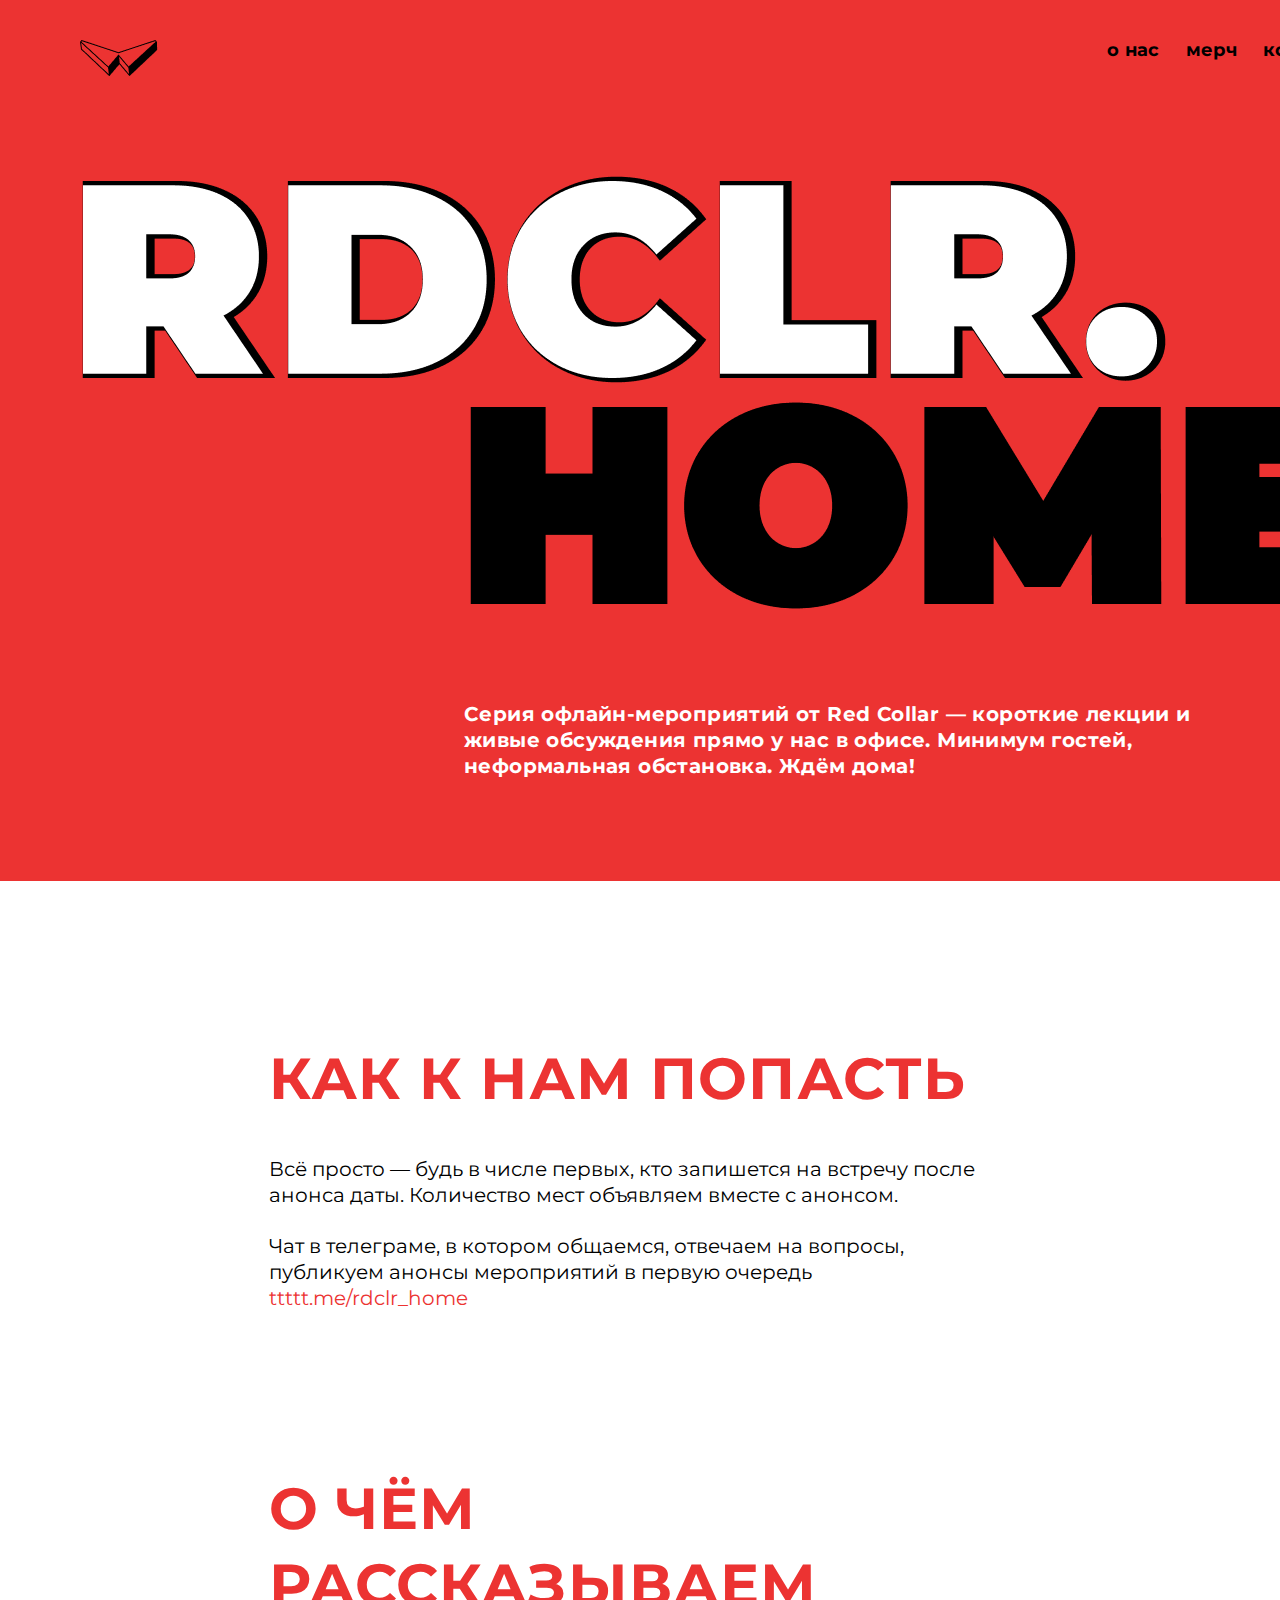
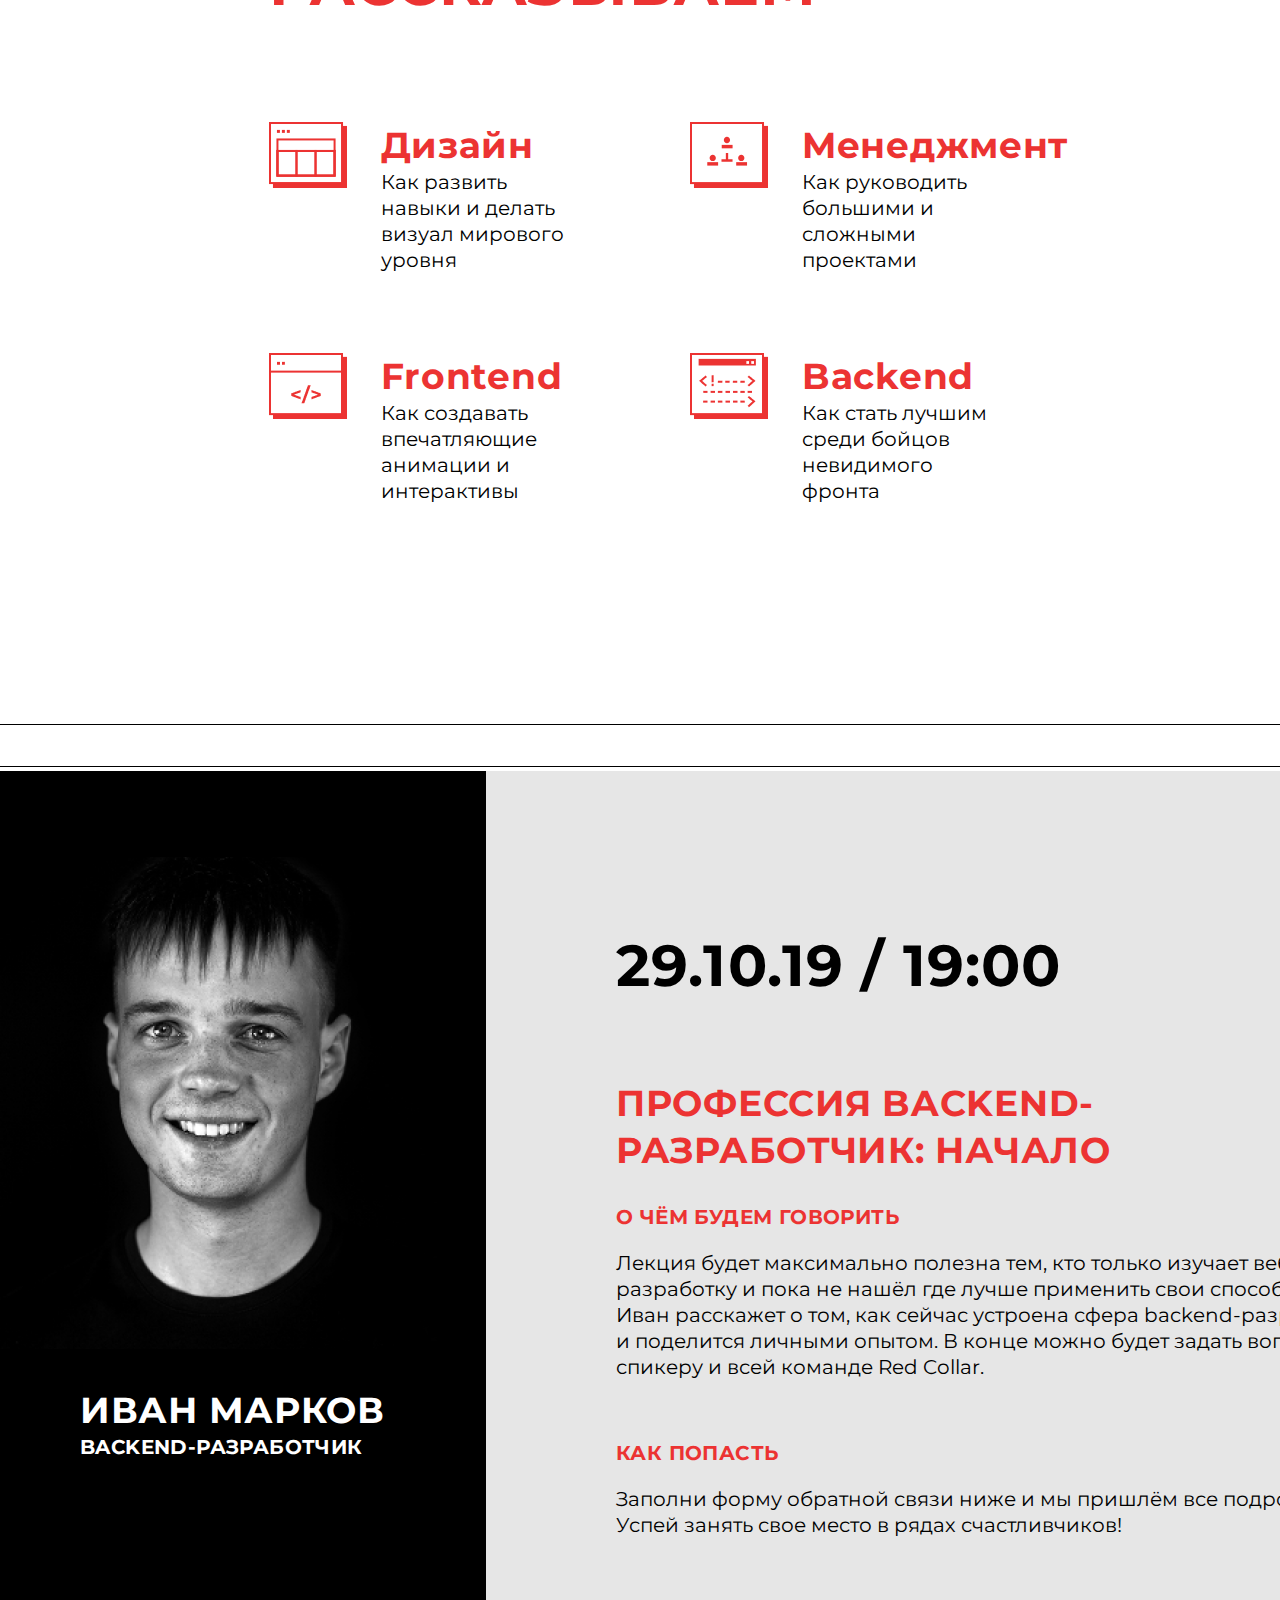
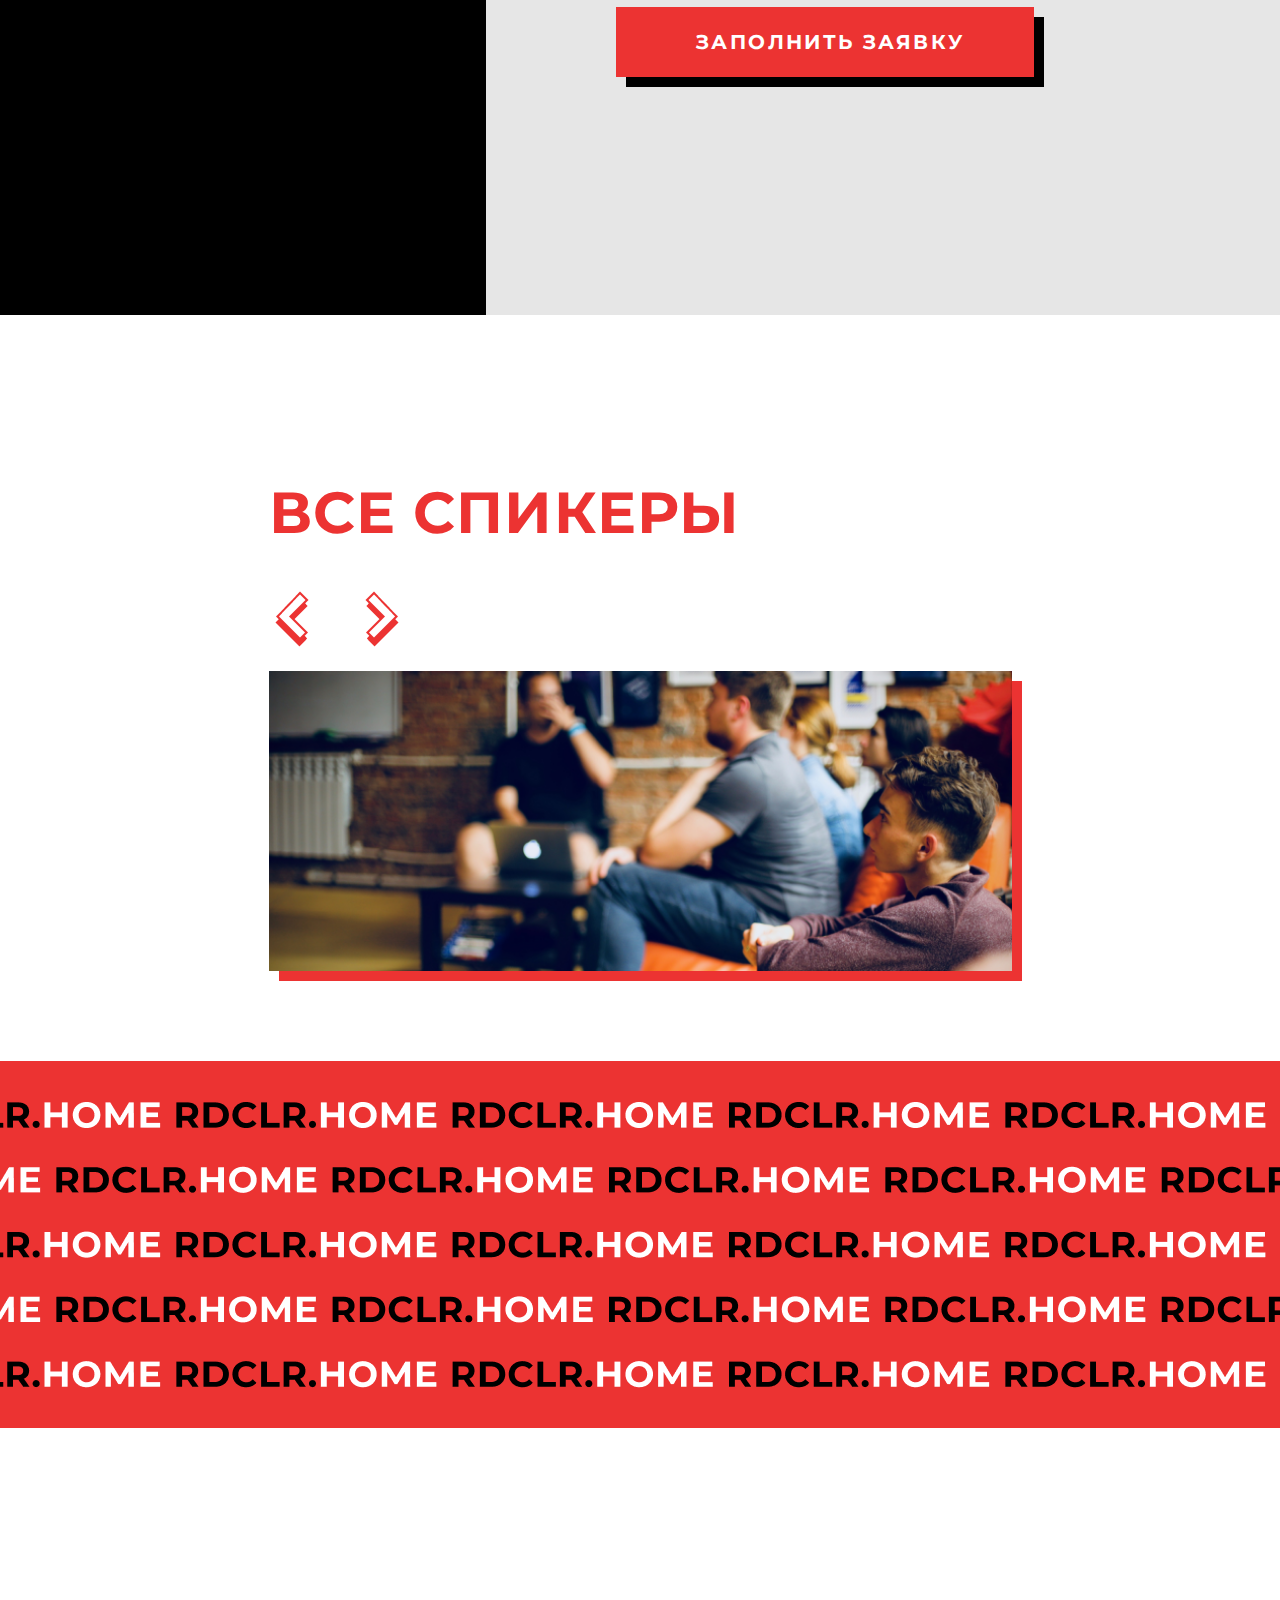
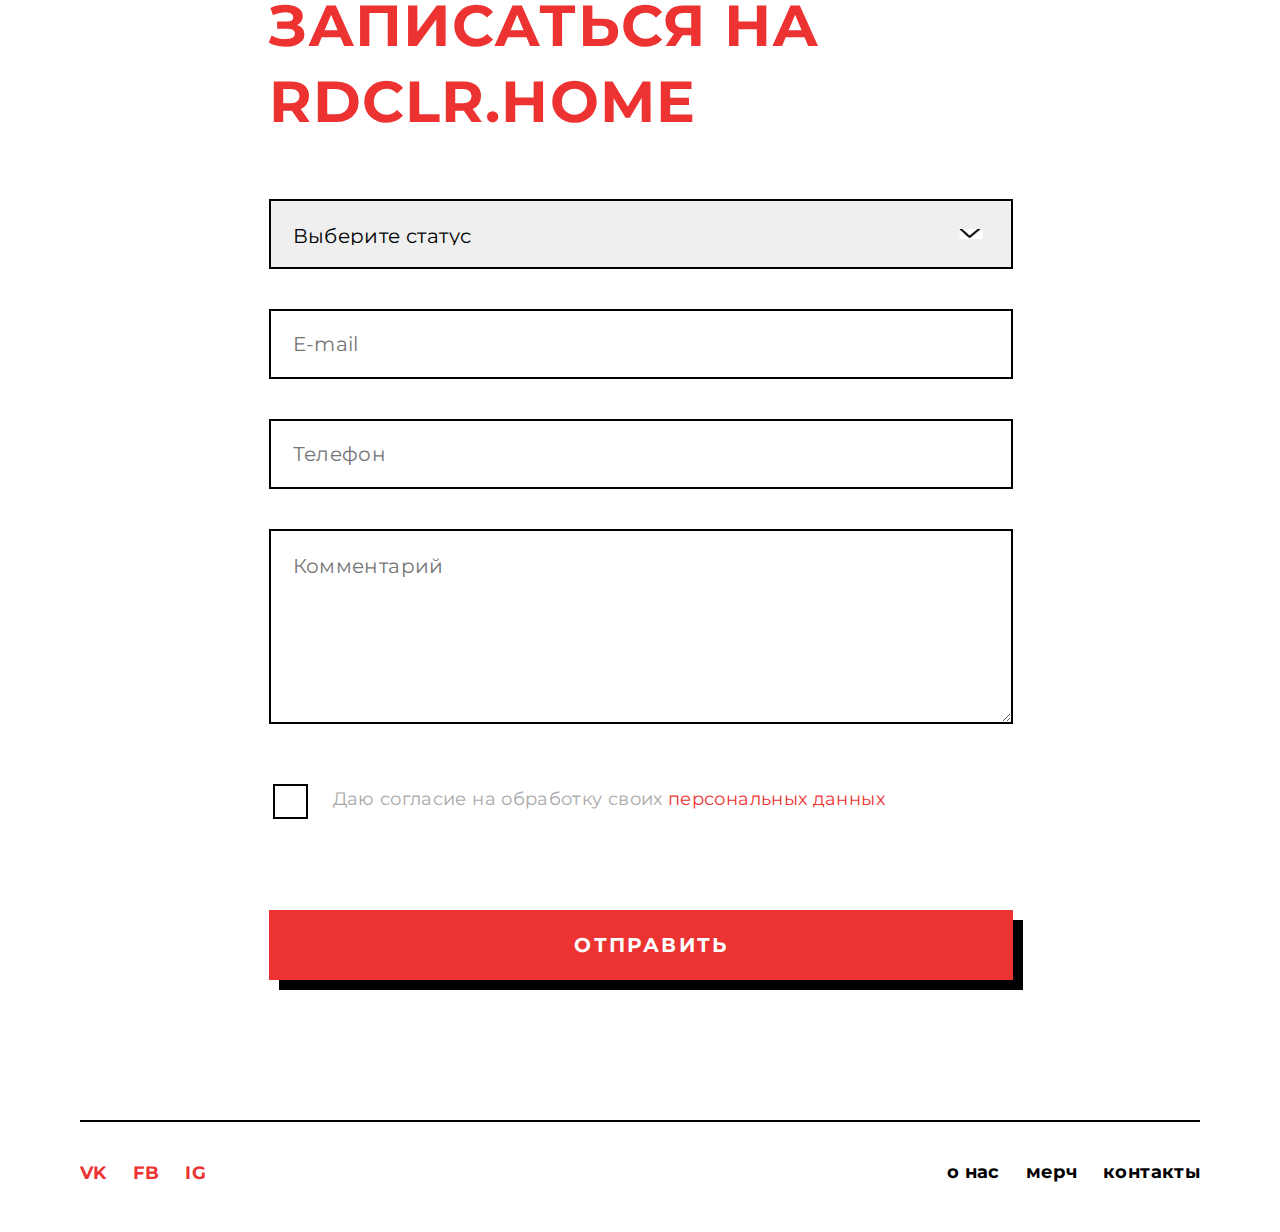
<file: index.html>
<!DOCTYPE html>
<html lang="en">
<head>
    <meta charset="UTF-8">
    <title>RDCLR.HOME</title>
    <link href="https://fonts.googleapis.com/css?family=Montserrat:400,700&display=swap" rel="stylesheet">
    <link rel="stylesheet" href='style.css'>

    <meta name="viewport" content="user-scalable=no, width=device-width, height=device-height, initial-scale=1">
</head>
<body>

<main class="full-main">
<header class="header-main"> <a href="index.html"><img src="logo.png" alt="Логотип"></a>
    <div class="menu">
        <nav class="menu_links">
            <a class="menu_links-item" href="text.html">о нас</a>
            <a class="menu_links-item" href="merch.html">мерч</a>
            <a class="menu_links-item" href="Contacts.html">контакты</a>
        </nav>
    </div>


    <div class="menu_icon">
        <span></span>
        <span></span>
        <span></span>
    </div>
</header>

    <div class="top-main">
    <img id="RDCLR_white" src="RDCLR_white.png">
    <img id="RDCLR_black" src="RDCLR_black.png">
    <img id="HOME_black" src="HOME_black.png">
    <img id="HOME_obvodka" src="HOME_obvodka.png">
<p>Серия офлайн-мероприятий от Red Collar — короткие лекции
    и живые обсуждения прямо у нас в офисе. Минимум гостей,
    неформальная обстановка. Ждём дома!</p>
    </div>
</main>

<main class="main-main">

    <h1>Как к нам попасть </h1>
    <p class="oneP">Всё просто — будь в числе первых, кто запишется на встречу после анонса даты. Количество мест объявляем вместе
        с анонсом.</p>
    <p class="twoP">Чат в телеграме, в котором общаемся, отвечаем на вопросы, публикуем анонсы мероприятий в первую очередь
        <a href="ttttt.me/rdclr_home">ttttt.me/rdclr_home</a></p>
    <div class="video"></div>
    <p class="ochem">О чём рассказываем</p>

    <div class="rasskaz">
        <div class="rasskazD"> <p class="topic">Дизайн</p> <p class="tema">Как развить навыки и делать визуал мирового уровня</p> </div>
        <div class="rasskazM"> <p class="topic">Mенеджмент</p> <p class="tema">Как руководить большими и сложными проектами</p> </div>
        <div class="rasskazF"> <p class="topic">Frontend</p> <p class="tema">Как создавать впечатляющие анимации и интерактивы</p> </div>
        <div class="rasskazB"> <p class="topic">Backend</p> <p class="tema">Как стать лучшим среди бойцов невидимого фронта</p> </div>
    </div>
</main>

<main class="full-main">

    <marquee>следующий rdclr.home     следующий rdclr.home     следующий rdclr.Home     следующий rdclr.home
        следующий rdclr.home   следующий rdclr.Home</marquee>

    <div class="gray">
        <div class="foto-gray">
            <img class="img-ivan" src="ivanM.png">
            <p class="ivan">Иван Марков</p>
            <p class="back">backend-разработчик</p>
        </div>

        <div class="text-gray">
        <p class="data-main">29.10.19 / 19:00</p>
        <h2>Профессия backend-разработчик: начало</h2>
        <h3 class="h3-main">О чём будем говорить</h3>
        <p>Лекция будет максимально полезна тем, кто только изучает веб-разработку и пока не нашёл где лучше применить
            свои способности. Иван расскажет о том, как сейчас устроена сфера backend-разработки и поделится личными
            опытом. В конце можно будет задать вопросы спикеру и всей команде Red Collar. </p>
        <h3 class="h3-main">Как попасть</h3>
        <p>Заполни форму обратной связи ниже и мы пришлём все подробности. Успей занять свое место в рядах
            счастливчиков!</p>
        <button class="btn-main">заполнить заявку</button>
        </div>
    </div>
</main>

<main class="main-main">
    <h1>ВСЕ СПИКЕРЫ</h1>
    <div class="slider">
        <div class="slider-button">
            <button class="prev-button"><img src="left_arrow.png"></button>
            <button class="next-button"><img src="right_arrow.png"></button>
        </div>
        <div class="slider-hidden">
            <div class="slider-wrapper">
                <div class="slide"><img class="fotootchet" src="fotootchet.png"></div>
                <div class="slide"><img class="fotootchet" src="cat.jpg"></div>
                <div class="slide"><img class="fotootchet" src="flower.jpg"></div>
                <div class="slide"><img class="fotootchet" src="mask.jpg"></div>
                <div class="slide"><img class="fotootchet" src="lips.jpg"></div>
            </div>
        </div>
    </div>
</main>

<main class="full-main">
    <div class="fon">
    </div>
</main>

<main class="main-main">
<h1>Записаться на RDCLR.HOME</h1>


    <form action="" id="form1">
        <label class="select">
            <select data-required="true">
                <option value="var1">Выберите статус</option>
                <option value="var1">Студент</option>
                <option value="var1">Начинающий дизайнер</option>
                <option value="var1">Практикующий дизайнер</option>
                <option value="var1">Хочу освоить другую профессию</option>
            </select>
        </label> <br>

        <input class='input-form' type="email" placeholder="E-mail" data-required="true"> <br>
        <input class='input-form' type="tel" placeholder="Телефон" data-required="true"> <br>
        <textarea placeholder="Комментарий" data-required="true"></textarea> <br>

        <div class="checkbox">
            <input class="checkbox_input" type="checkbox" id="checkbox_1" data-required="true">
            <label class="checkbox_label" for="checkbox_1">
                Даю согласие на обработку своих <a class="dannie" href="">персональных данных</a></label></div> <br>

        <input type="submit" class="button_form" value="Отправить"> <br>
        <!--<button class="button_form" type="submit">отправить</button>-->

    </form>

</main>

<footer>
    <nav class="nav_social">
        <a href="">VK</a>
        <a href="">FB</a>
        <a href="">IG</a>
    </nav>

    <nav class="nav_link">
        <a href="text.html">о нас</a>
        <a href="merch.html">мерч</a>
        <a href="Contacts.html">контакты</a>
    </nav>
</footer>

<div class="popup">
    <div class="overlay"></div>
    <div class="popup-inner"><div class="message-text"></div></div>
</div>

<script src="script.js"></script>
</body>
</html>
</file>
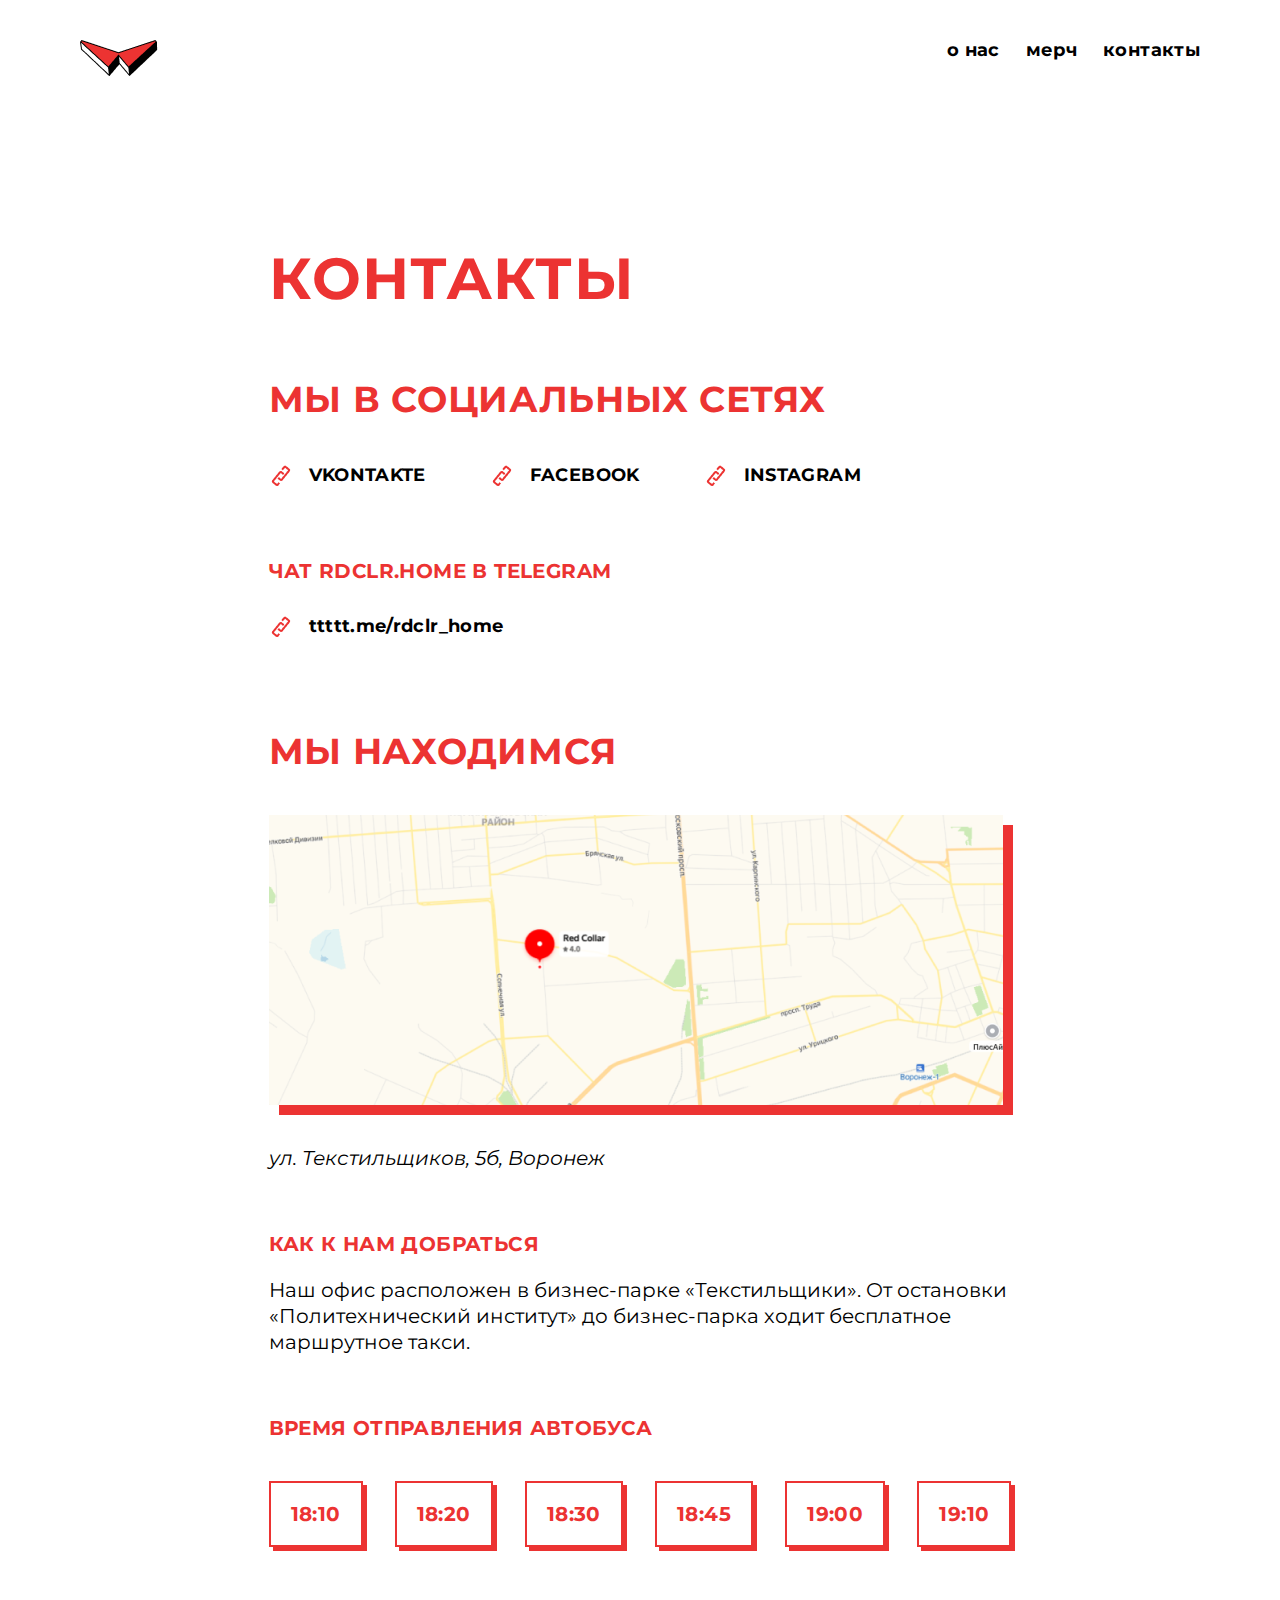
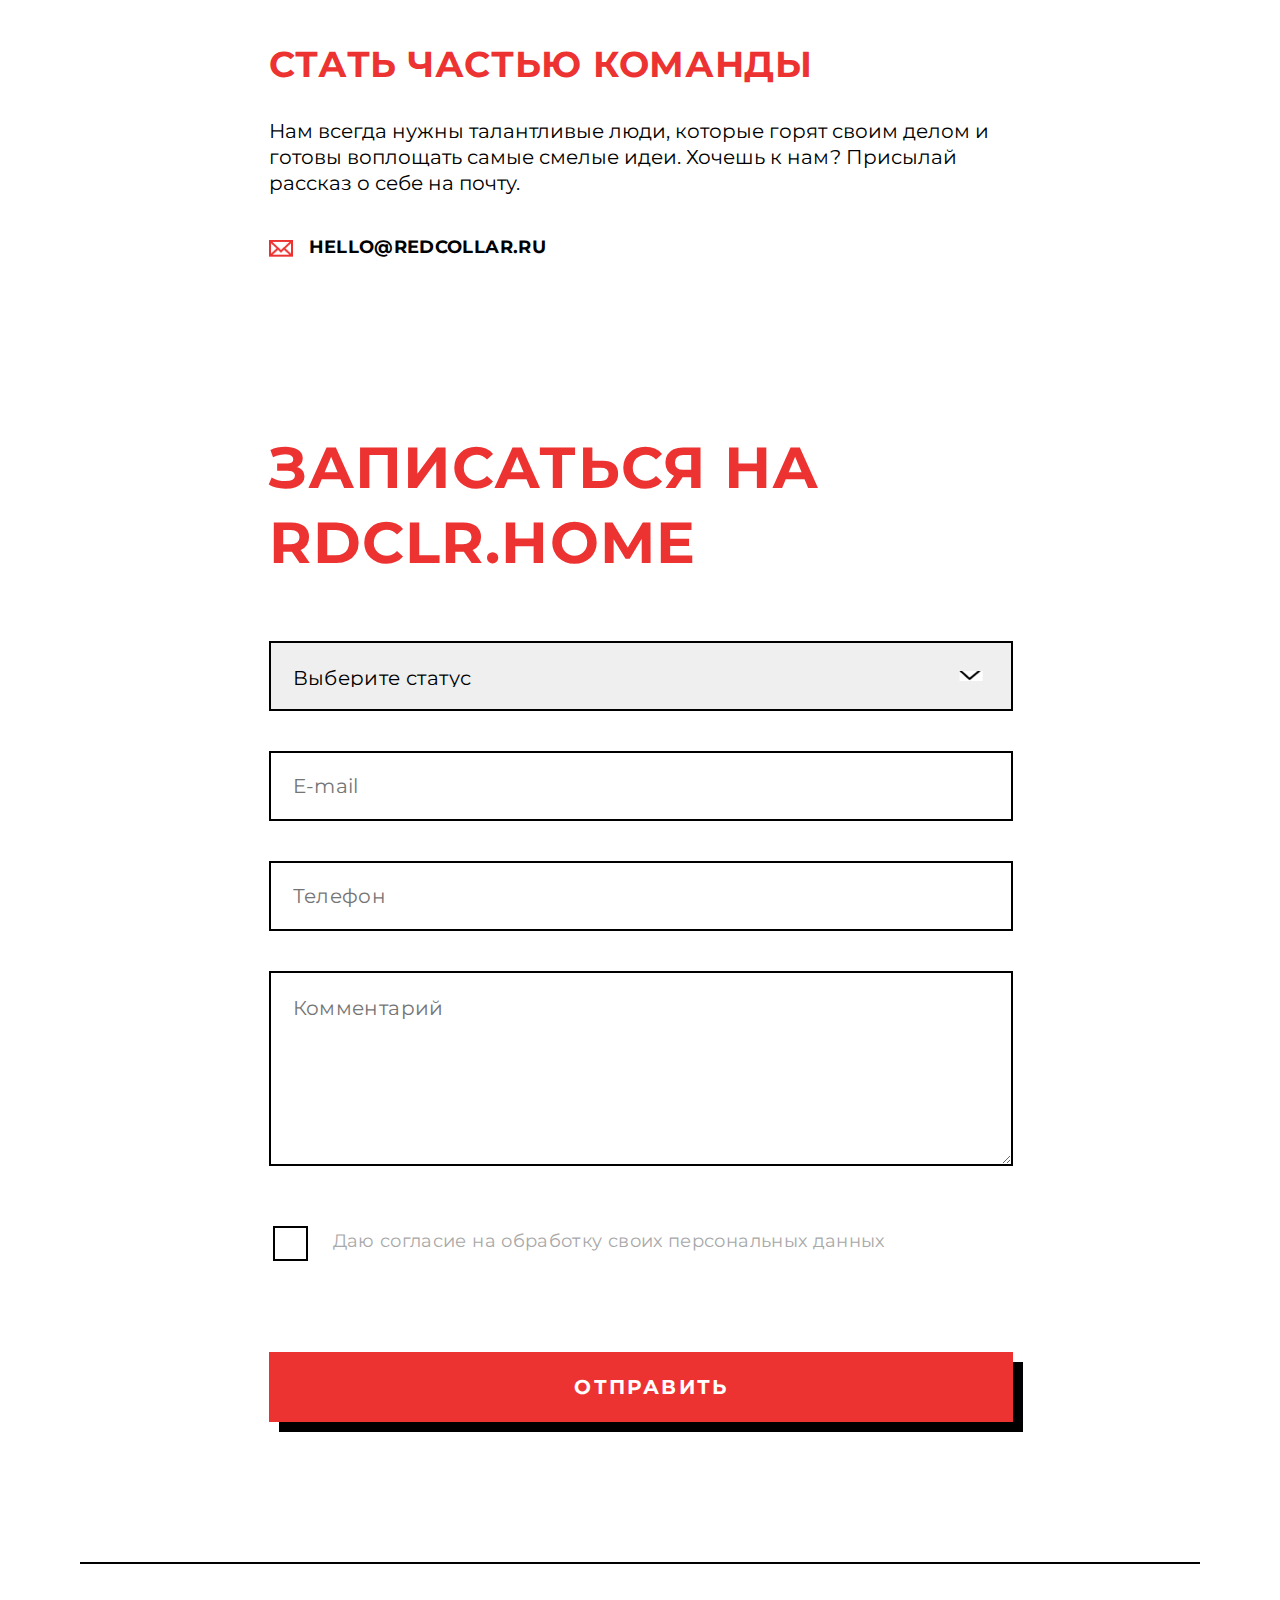
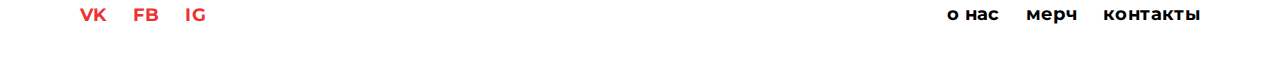
<file: Contacts.html>
<!DOCTYPE html>
<html lang="en">
<head>
    <meta charset="UTF-8">
    <title>RDCLR.HOME - Contacts</title>
    <link href="https://fonts.googleapis.com/css?family=Montserrat:400,700&display=swap" rel="stylesheet">
    <link rel="stylesheet" href='style.css'>

    <meta name="viewport" content="user-scalable=no, width=device-width, height=device-height, initial-scale=1">
</head>
<body>

<header> <a href="index.html"><img src="logo.png" alt="Логотип"></a>
    <div class="menu">
        <nav class="menu_links">
            <a class="menu_links-item" href="text.html">о нас</a>
            <a class="menu_links-item" href="merch.html">мерч</a>
            <a class="menu_links-item" href="Contacts.html">контакты</a>
        </nav>
    </div>


    <div class="menu_icon">
        <span></span>
        <span></span>
        <span></span>
    </div>
</header>
<main>
<h1 class="h1-cont">КОНТАКТЫ</h1>

<h2>Мы в социальных сетях</h2>
    <div class="social-div">
<a class="social" href="">VKONTAKTE</a>
<a class="social" href="">FACEBOOK</a>
<a class="social" href="">INSTAGRAM </a>
    </div>
<h3 class="h3-cont">Чат RDCLR.HOME в Telegram</h3>
    <a class="social" href="">ttttt.me/rdclr_home</a>

<h2>Мы находимся</h2>

    <img class="mi_nahod" src="contacts_map.png">
    <p><i>ул. Текстильщиков, 5б, Воронеж</i></p>

<h3>Как к нам добраться</h3>
<p>Наш офис расположен в бизнес-парке «Текстильщики». От остановки «Политехнический институт» до бизнес-парка ходит
    бесплатное маршрутное такси.</p>

<h3>Время отправления автобуса</h3>
    <div class="time-div">
    <p class="time">18:10</p>
    <p class="time">18:20</p>
    <p class="time">18:30</p>
    <p class="time">18:45</p>
    <p class="time">19:00</p>
    <p class="time">19:10</p>
    </div>

<h2>Стать частью команды</h2>
<p>Нам всегда нужны талантливые люди, которые горят своим делом и готовы воплощать самые смелые идеи. Хочешь к нам?
    Присылай рассказ о себе на почту.</p>

    <div class="pochtaA">
<a>hello@redcollar.ru</a>
    </div>

    <h1>Записаться на RDCLR.HOME</h1>

    <form action="" id="form1">
        <label class="select">
            <select data-required="true">
                <option value="var1">Выберите статус</option>
                <option value="var1">Студент</option>
                <option value="var1">Начинающий дизайнер</option>
                <option value="var1">Практикующий дизайнер</option>
                <option value="var1">Хочу освоить другую профессию</option>
            </select>
        </label> <br>

        <input class='input-form' type="email" placeholder="E-mail" data-required="true"> <br>
        <input class='input-form' type="tel" placeholder="Телефон" data-required="true"> <br>
        <textarea placeholder="Комментарий" data-required="true"></textarea> <br>

        <div class="checkbox">
            <input class="checkbox_input" type="checkbox" id="checkbox_1" data-required="true">
            <label class="checkbox_label" for="checkbox_1">
                Даю согласие на обработку своих персональных данных</label></div> <br>

        <input type="submit" class="button_form" value="Отправить"> <br>
        <!--<button class="button_form" type="submit">отправить</button>-->

    </form>
</main>

<footer>
    <nav class="nav_social">
        <a href="">VK</a>
        <a href="">FB</a>
        <a href="">IG</a>
    </nav>

    <nav class="nav_link">
        <a href="text.html">о нас</a>
        <a href="merch.html">мерч</a>
        <a href="Contacts.html">контакты</a>
    </nav>
</footer>

<div class="popup">
    <div class="overlay"></div>
    <div class="popup-inner"><div class="message-text"></div></div>
</div>

<script src="script.js"></script>
</body>
</html>
</file>
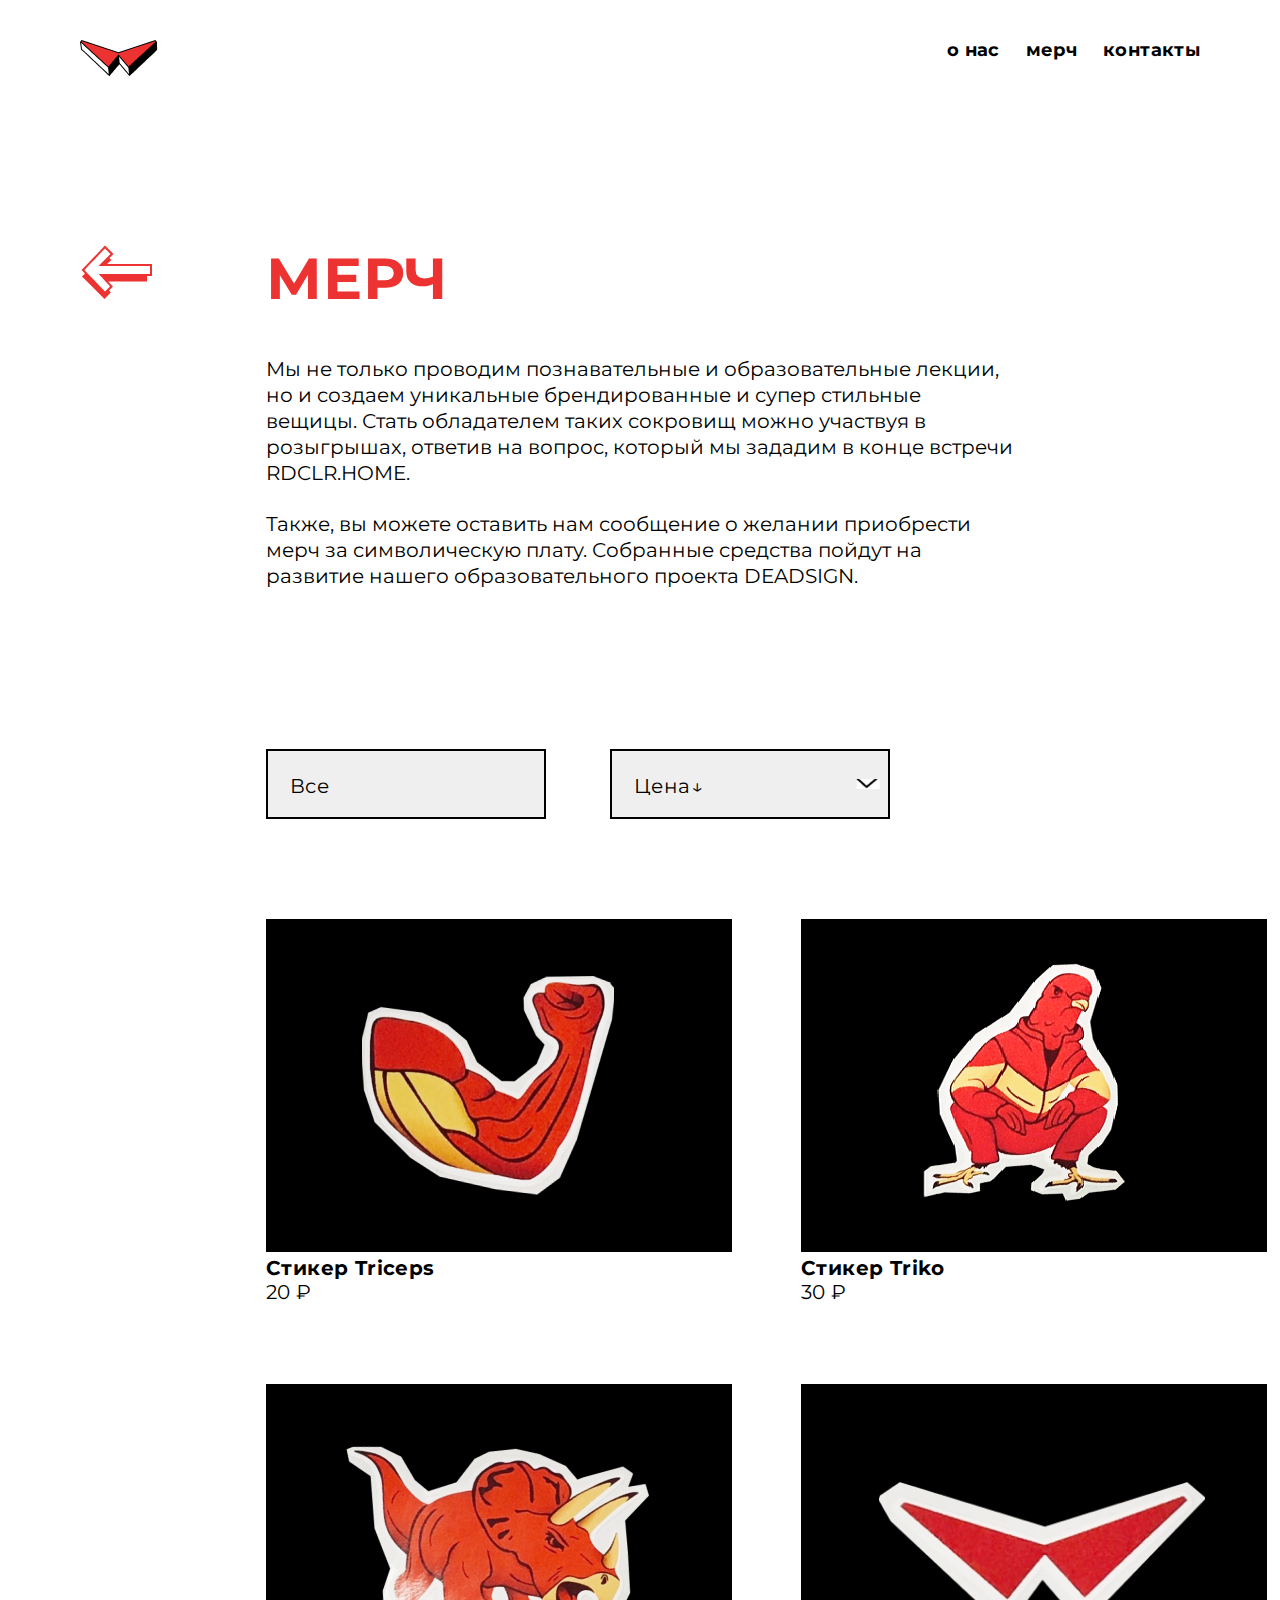
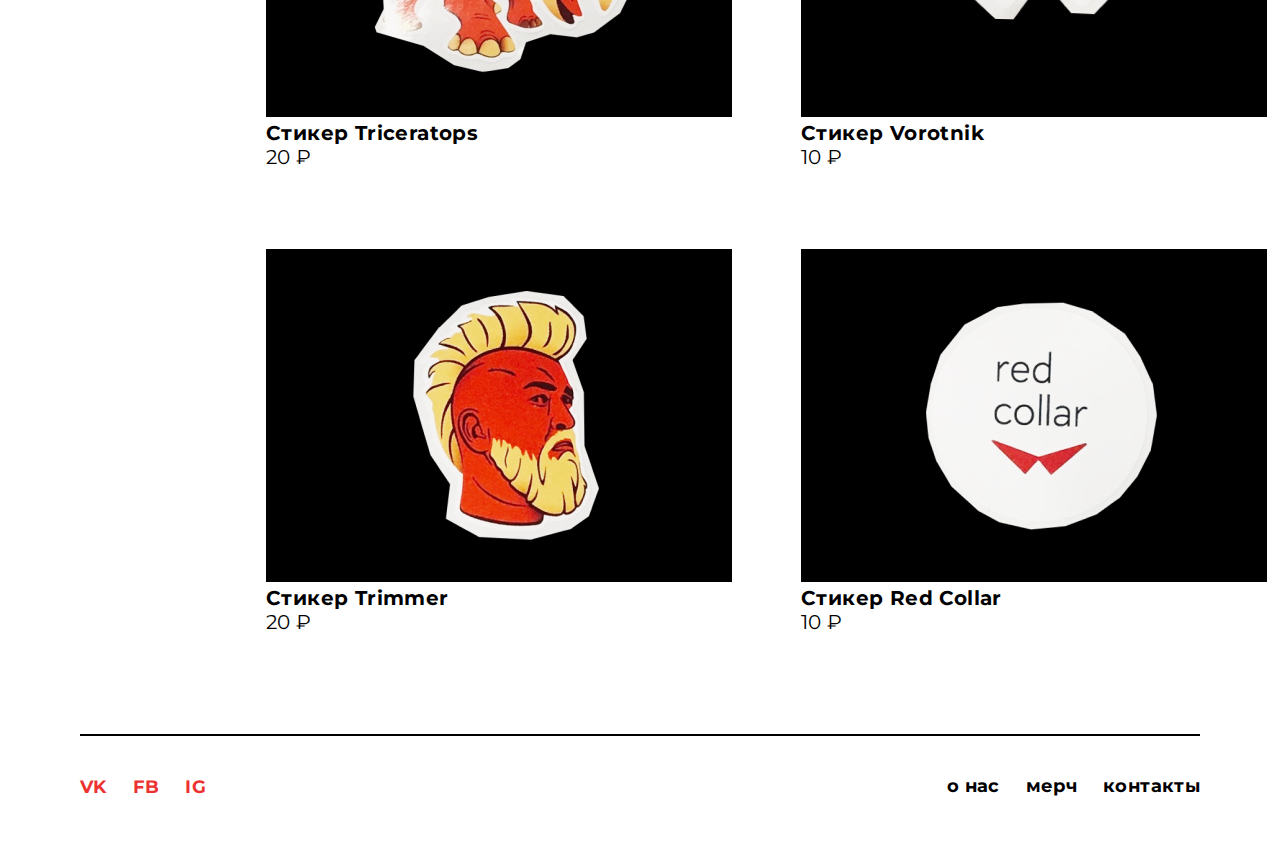
<file: merch.html>
<!DOCTYPE html>
<html lang="ru" xmlns="http://www.w3.org/1999/html">
<head>
    <meta charset="UTF-8">
    <title>RDCLR.HOME - Merch</title>
    <link href="https://fonts.googleapis.com/css?family=Montserrat:400,700&display=swap" rel="stylesheet">
    <link rel="stylesheet" href='style.css'>

    <meta name="viewport" content="user-scalable=no, width=device-width, height=device-height, initial-scale=1">
</head>

<body>


<header> <a href="index.html"><img src="logo.png" alt="Логотип"></a>
    <div class="menu">
        <nav class="menu_links">
            <a class="menu_links-item" href="text.html">о нас</a>
            <a class="menu_links-item" href="merch.html">мерч</a>
            <a class="menu_links-item" href="Contacts.html">контакты</a>
        </nav>
    </div>


    <div class="menu_icon">
        <span></span>
        <span></span>
        <span></span>
    </div>
</header>

<div class="fixed"> <img src="strelka.png" alt="Назад">
</div>

<main class="main-merch">
    <div>
    <h1>Мерч</h1>
    <p class="oneP">Мы не только проводим познавательные и образовательные лекции, но и создаем уникальные брендированные и супер
        стильные вещицы. Стать обладателем таких сокровищ можно участвуя в розыгрышах, ответив на вопрос, который мы
        зададим в конце встречи RDCLR.HOME.</p>
     <p class="twoP">Также, вы можете оставить нам сообщение о желании приобрести  мерч за символическую плату. Собранные средства
         пойдут на развитие нашего образовательного проекта DEADSIGN.</p>
    </div>

    <label class="select-merch">

        <select>
            <option value="var2">Все</option>
            <option value="var2">Футболки</option>
            <option value="var2">Значки</option>
            <option value="var2">Стикеры</option>
        </select>

        <select>
            <option value="var3">Цена↓</option>
            <option value="var3">Популярность</option>
            <option value="var3">Цена↑</option>
        </select>
    </label> <br>

    <div class="catalog">
        <a href=""> <img src="1triceps.png">
            <span class="name_m">Стикер Triceps<br><span class="price_m">20 ₽</span></span>
        </a>
        <a href=""> <img src="2triko.png"><span class="name_m">Стикер Triko<br><span class="price_m">30 ₽</span></span>
        </a>
        <a href=""> <img src="3triceraptors.png"><span class="name_m">Стикер Triceratops<br><span class="price_m">20 ₽</span></span>
        </a>
        <a href=""> <img src="4vorotnik.png"><span class="name_m">Стикер Vorotnik<br><span class="price_m">10 ₽</span></span>
        </a>
        <a href=""> <img src="5trimmer.png"><span class="name_m">Стикер Trimmer<br><span class="price_m">20 ₽</span></span>
        </a>
        <a href=""> <img src="6redcollar.png"><span class="name_m">Стикер Red Collar<br><span class="price_m">10 ₽</span></span>
        </a>
    </div>
</main>

<footer>
    <nav class="nav_social">
        <a href="">VK</a>
        <a href="">FB</a>
        <a href="">IG</a>
    </nav>

    <nav class="nav_link">
        <a href="text.html">о нас</a>
        <a href="merch.html">мерч</a>
        <a href="Contacts.html">контакты</a>
    </nav>
</footer>

<script src="script.js"></script>
</body>
</html>
</file>
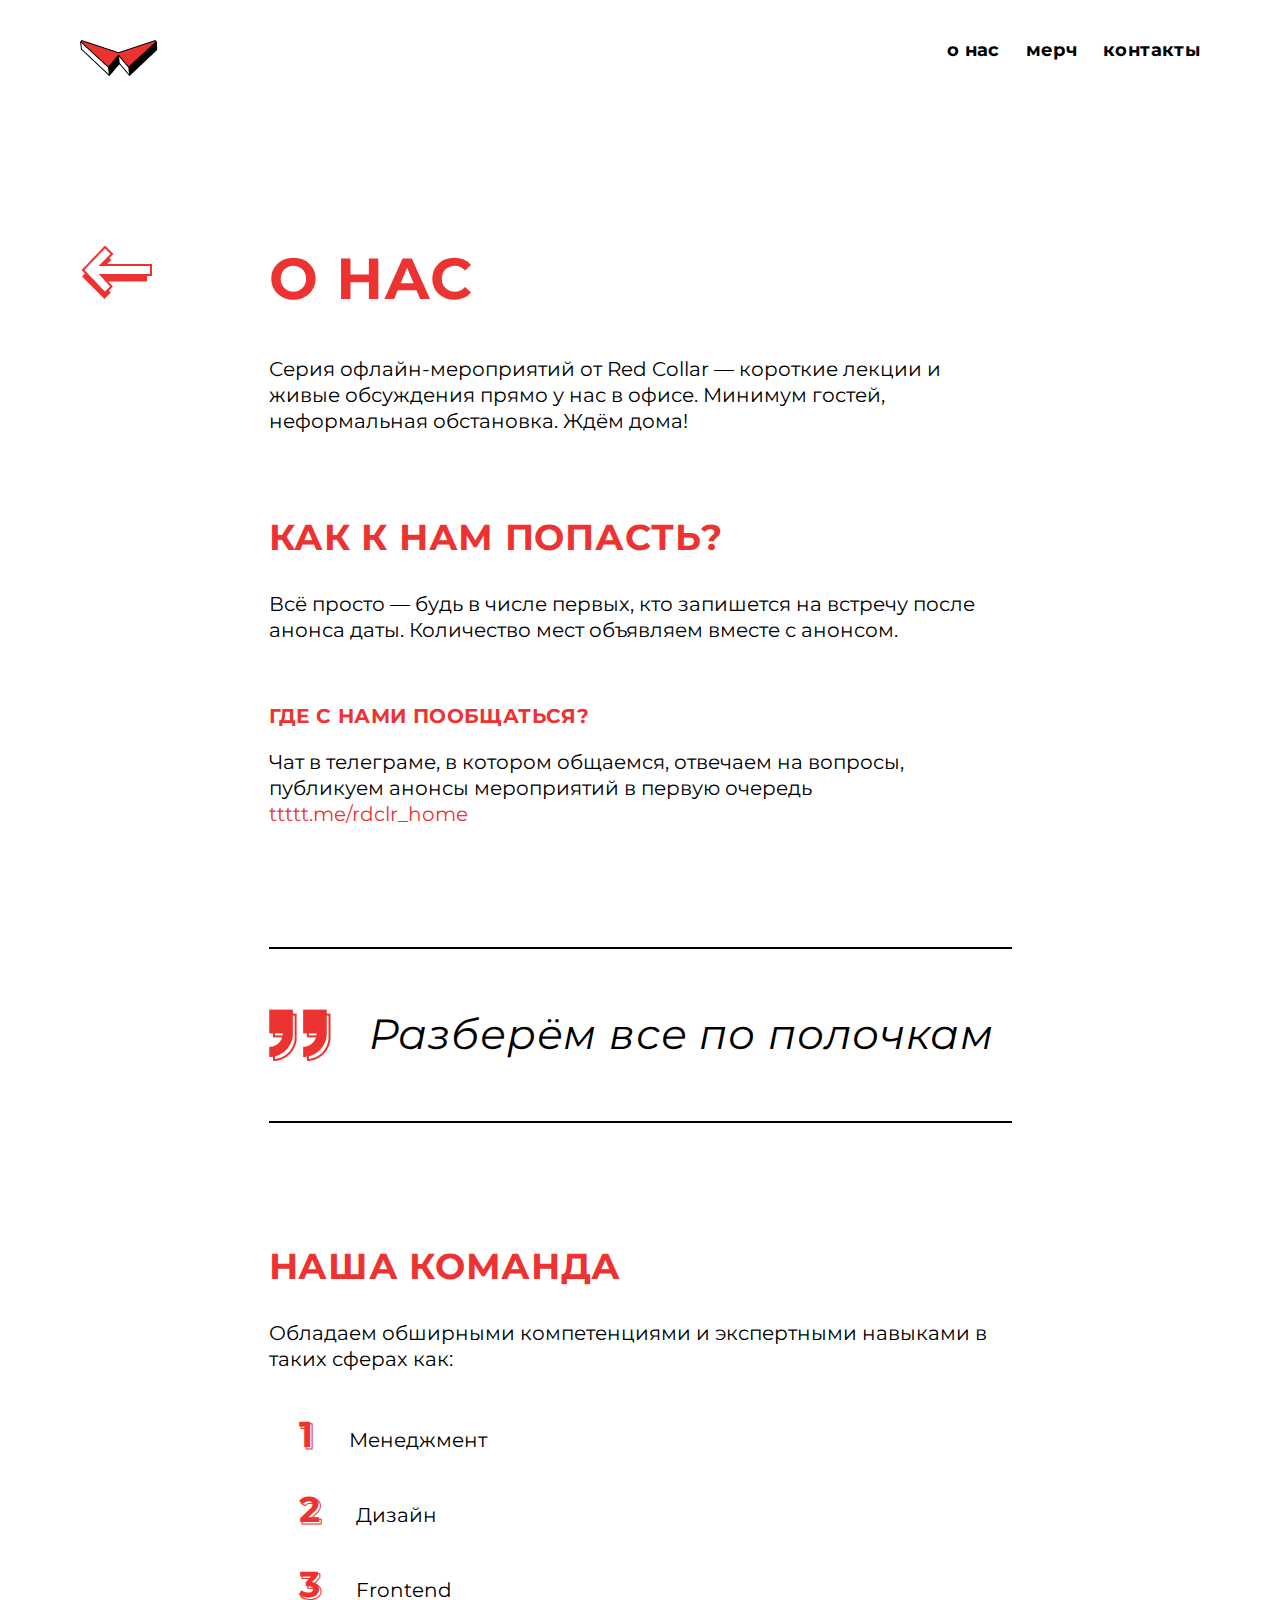
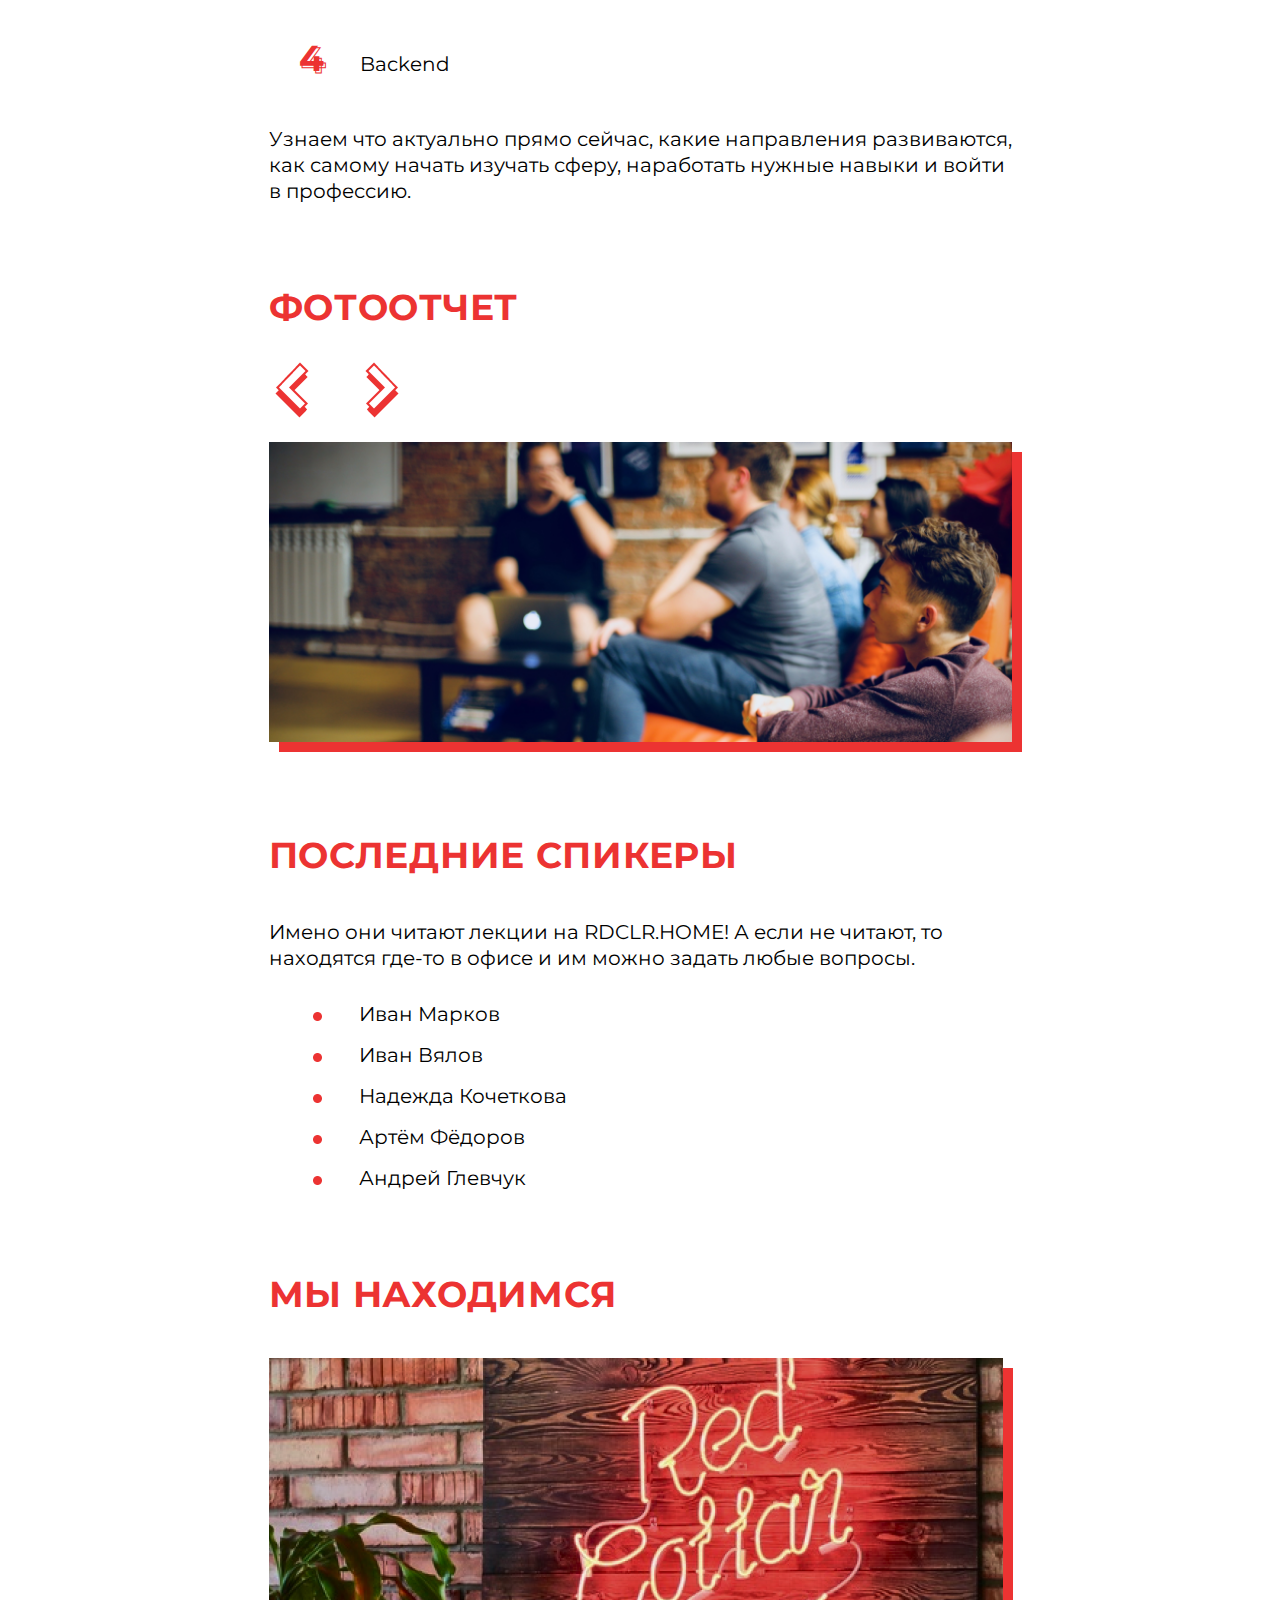
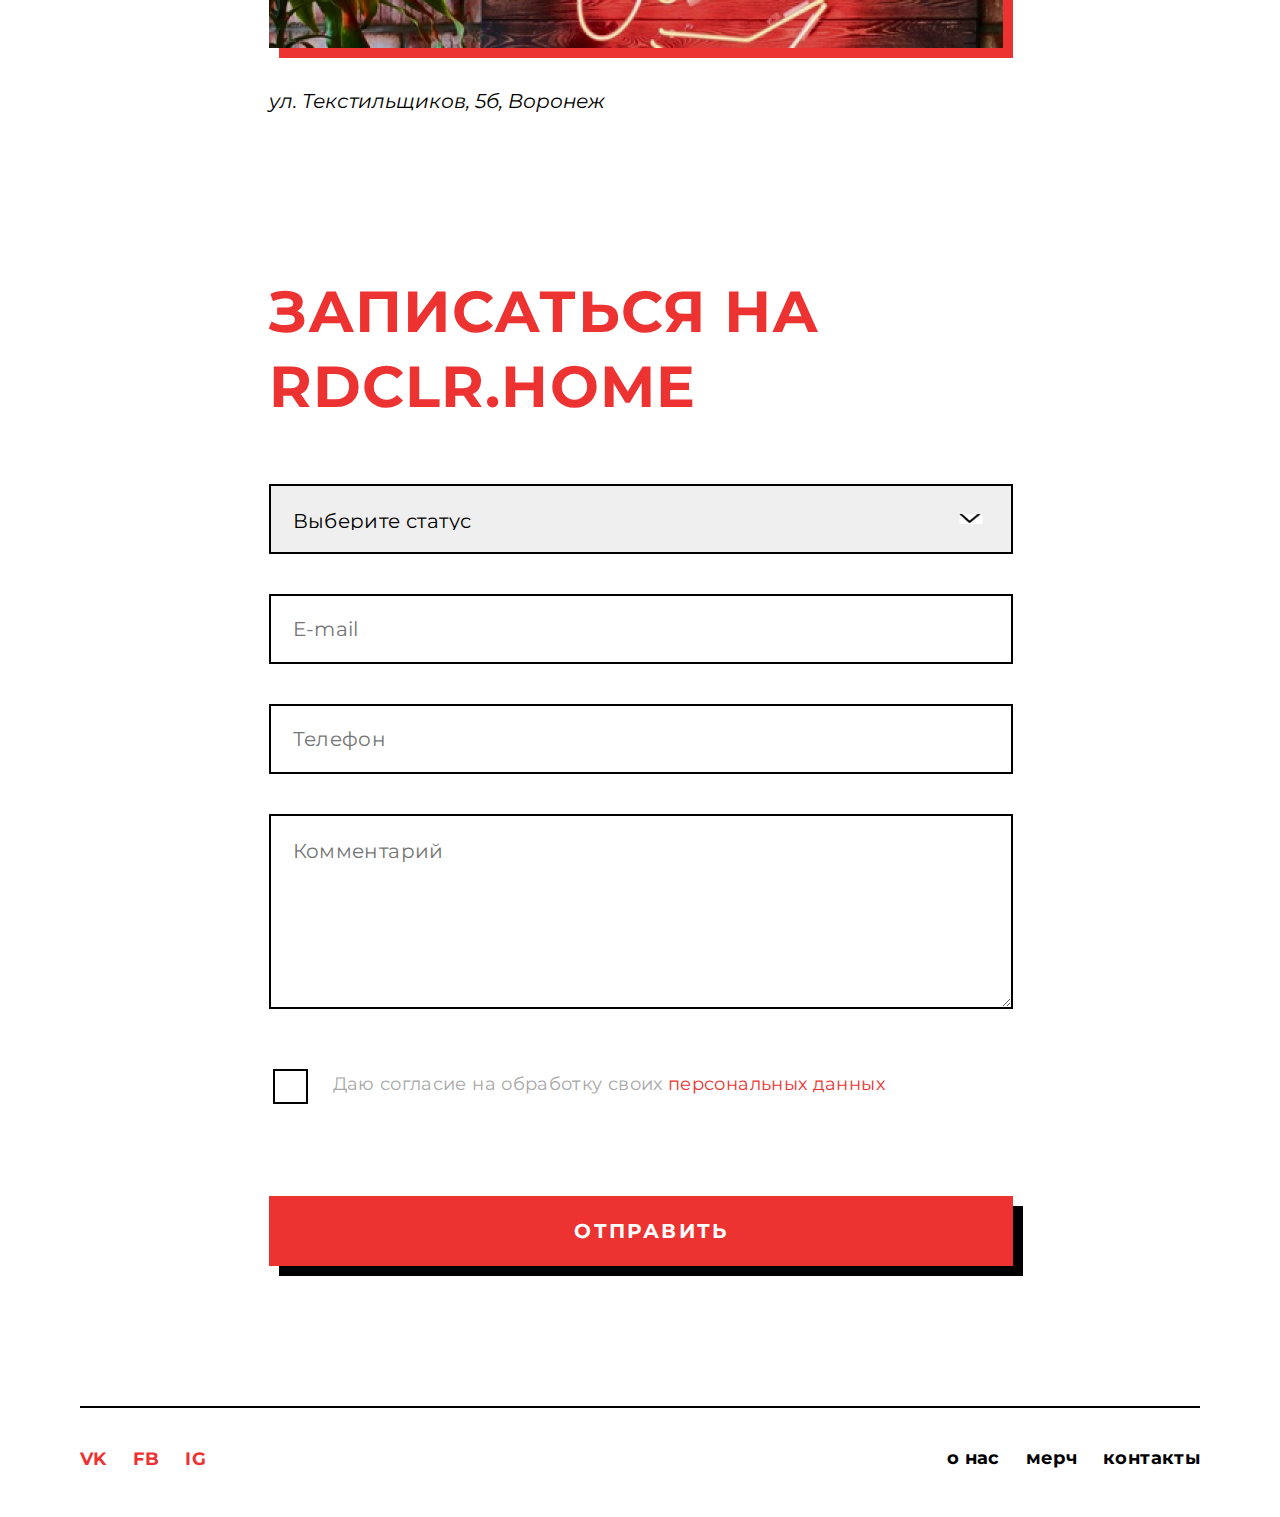
<file: text.html>
<!DOCTYPE html>
<html lang="ru" xmlns="http://www.w3.org/1999/html">
<head>
    <meta charset="UTF-8">
    <title>RDCLR.HOME - Text</title>
    <link href="https://fonts.googleapis.com/css?family=Montserrat:400,700&display=swap" rel="stylesheet">
    <link rel="stylesheet" href='style.css'>

    <meta name="viewport" content="user-scalable=no, width=device-width, height=device-height, initial-scale=1">
</head>
<body>

<header> <a href="index.html"><img src="logo.png" alt="Логотип"></a>
    <div class="menu">
        <nav class="menu_links">
        <a class="menu_links-item" href="text.html">о нас</a>
        <a class="menu_links-item" href="merch.html">мерч</a>
        <a class="menu_links-item" href="Contacts.html">контакты</a>
        </nav>
    </div>


    <div class="menu_icon">
        <span></span>
        <span></span>
        <span></span>
    </div>
</header>

<div class="fixed"> <img src="strelka.png" alt="Назад">
</div>

<main>
    <h1>О нас</h1>
    <p>Серия офлайн-мероприятий от Red Collar — короткие лекции
        и живые обсуждения прямо у нас в офисе. Минимум гостей,
        неформальная обстановка. Ждём дома!</p>

    <h2>Как к нам попасть?</h2>
    <p>Всё просто — будь в числе первых, кто запишется на встречу после
        анонса даты. Количество мест объявляем вместе с анонсом.
    </p>

    <h3>Где с нами пообщаться?</h3>
    <p>Чат в телеграме, в котором общаемся, отвечаем на вопросы, публикуем анонсы мероприятий в первую очередь
        <a href="ttttt.me/rdclr_home">ttttt.me/rdclr_home</a> </p>

    <blockquote>Разберём все по полочкам</blockquote>

    <h2>Наша команда</h2>
    <p>Обладаем обширными компетенциями и экспертными
        навыками в таких сферах как: </p>
    <ol>
        <li>Менеджмент</li>
        <li>Дизайн</li>
        <li>Frontend</li>
        <li>Backend</li>
    </ol>
    <p>Узнаем что актуально прямо сейчас, какие направления развиваются,
        как самому начать изучать сферу, наработать нужные навыки и войти
        в профессию.</p>

    <h2 class="h2_foto">Фотоотчет</h2>

    <div class="slider">
        <div class="slider-button">
            <button class="prev-button"><img src="left_arrow.png"></button>
            <button class="next-button"><img src="right_arrow.png"></button>
        </div>
        <div class="slider-hidden">
            <div class="slider-wrapper">
                <div class="slide"><img class="fotootchet" src="fotootchet.png"></div>
                <div class="slide"><img class="fotootchet" src="cat.jpg"></div>
                <div class="slide"><img class="fotootchet" src="flower.jpg"></div>
                <div class="slide"><img class="fotootchet" src="mask.jpg"></div>
                <div class="slide"><img class="fotootchet" src="lips.jpg"></div>
            </div>
        </div>
    </div>

    <h2>Последние спикеры</h2>
    <p>Имено они читают лекции на RDCLR.HOME! А если не читают,
        то находятся где-то в офисе и им можно задать любые вопросы.</p>
    <ul>
        <li>Иван Марков</li>
        <li>Иван Вялов</li>
        <li>Надежда Кочеткова</li>
        <li>Артём Фёдоров</li>
        <li>Андрей Глевчук</li>
    </ul>

    <h2>Мы находимся</h2>
    <img class="mi_nahod" src="mi_nahod.png" alt="Фото">

    <p><i>ул. Текстильщиков, 5б, Воронеж</i></p>
    <h1>Записаться на RDCLR.HOME</h1>

    <form action="" id="form1">
        <label class="select">
        <select data-required="true">
            <option value="var1">Выберите статус</option>
            <option value="var1">Студент</option>
            <option value="var1">Начинающий дизайнер</option>
            <option value="var1">Практикующий дизайнер</option>
            <option value="var1">Хочу освоить другую профессию</option>
        </select>
        </label> <br>

        <input class='input-form' type="email" placeholder="E-mail" data-required="true"> <br>
        <input class='input-form' type="tel" placeholder="Телефон" data-required="true"> <br>
        <textarea placeholder="Комментарий" data-required="true"></textarea> <br>

        <div class="checkbox">
            <input class="checkbox_input" type="checkbox" id="checkbox_1" data-required="true">
            <label class="checkbox_label" for="checkbox_1">
                Даю согласие на обработку своих <a class="dannie" href="">персональных данных</a></label></div> <br>

        <input type="submit" class="button_form" value="Отправить"> <br>
        <!--<button class="button_form" type="submit">отправить</button>-->

    </form>

</main>

<footer>
     <nav class="nav_social">
        <a href="">VK</a>
        <a href="">FB</a>
        <a href="">IG</a>
     </nav>

    <nav class="nav_link">
        <a href="text.html">о нас</a>
        <a href="merch.html">мерч</a>
        <a href="Contacts.html">контакты</a>
    </nav>
</footer>

<div class="popup">
    <div class="overlay"></div>
    <div class="popup-inner"><div class="message-text"></div></div>
</div>

<script src="script.js"></script>
</body>
</html>
</file>
<file: style.css>
@import "style_rdclr.css";
@import "style_text_320px.css";
</file>
